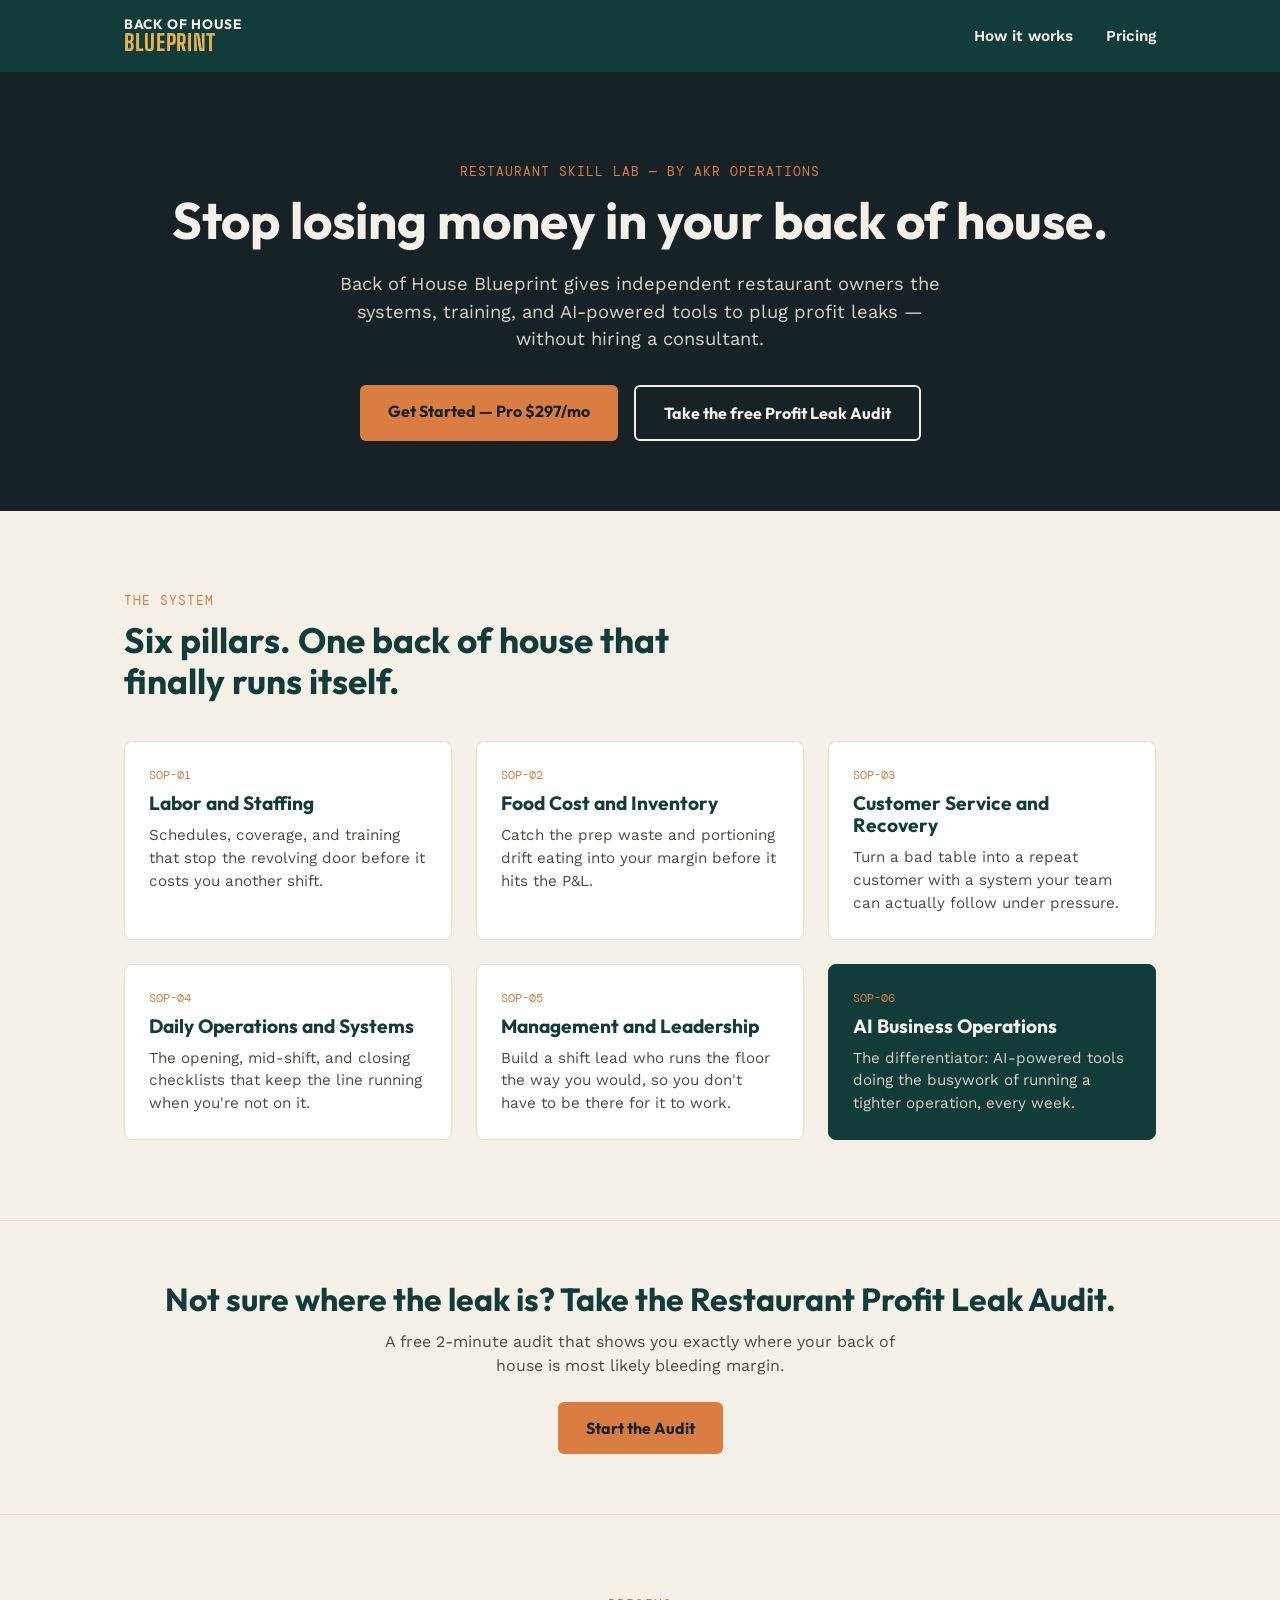
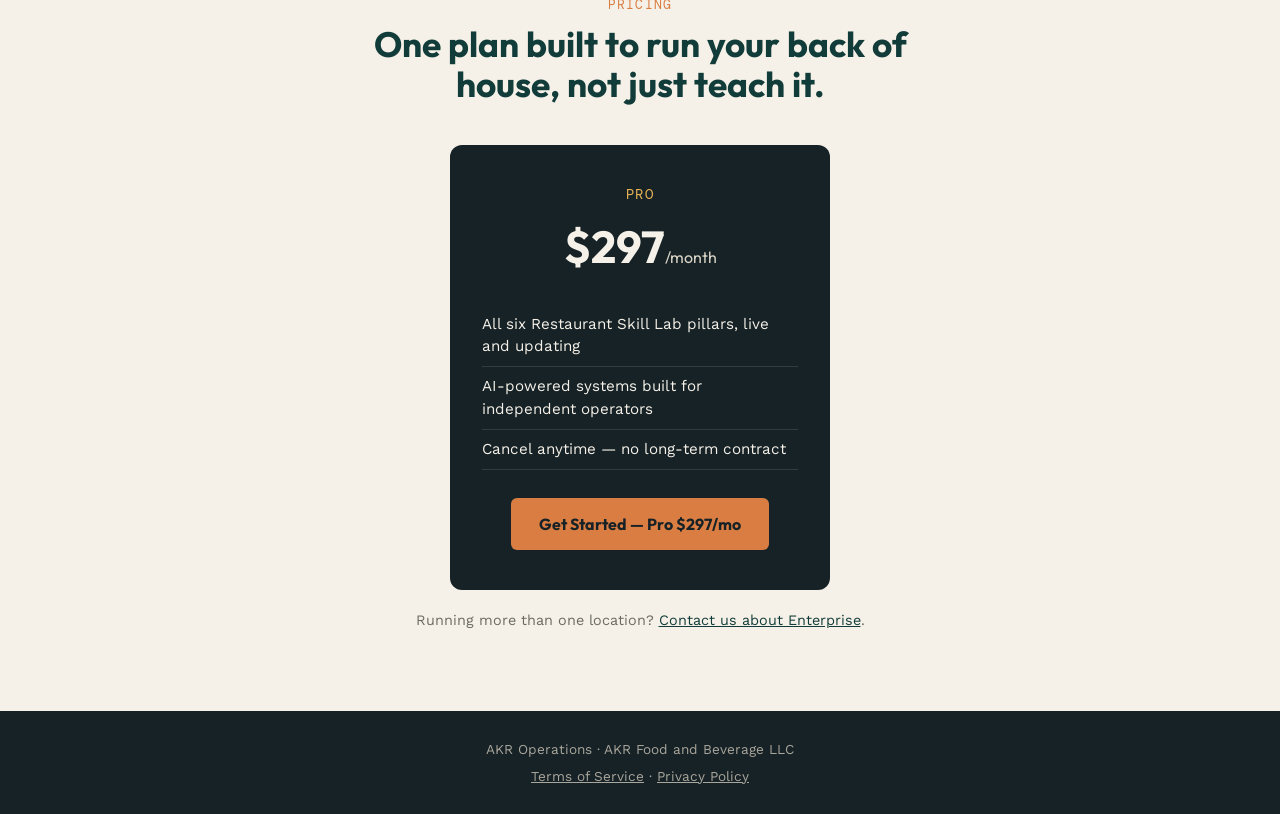
<file: index.html>
<!doctype html>
<html lang="en">
<head>
<meta charset="utf-8">
<meta name="viewport" content="width=device-width, initial-scale=1">
<title>Back of House Blueprint — Restaurant Skill Lab</title>
<meta name="description" content="Systems, training, and AI-powered tools that plug the profit leaks in your back of house — built for independent restaurant owners.">
<link rel="preconnect" href="https://fonts.googleapis.com">
<link rel="preconnect" href="https://fonts.gstatic.com" crossorigin>
<link href="https://fonts.googleapis.com/css2?family=Outfit:wght@400;600;700&family=Big+Shoulders:wght@700&family=Work+Sans:wght@400;600&family=DM+Mono:wght@400;500&display=swap" rel="stylesheet">
<link rel="stylesheet" href="styles.css">
</head>
<body>

<header class="site-header">
  <div class="wrap">
    <a class="logo" href="#top">
      <span class="logo-line1">BACK OF HOUSE</span>
      <span class="logo-line2">BLUEPRINT</span>
    </a>
    <nav>
      <a href="#pillars">How it works</a>
      <a href="#pricing">Pricing</a>
    </nav>
  </div>
</header>

<main id="top">

  <section class="hero">
    <div class="wrap">
      <p class="eyebrow">Restaurant Skill Lab — by AKR Operations</p>
      <h1>Stop losing money in your back of house.</h1>
      <p class="hero-sub">Back of House Blueprint gives independent restaurant owners the systems, training, and AI-powered tools to plug profit leaks — without hiring a consultant.</p>
      <div class="hero-ctas">
        <a class="btn btn-primary" href="#pricing">Get Started — Pro $297/mo</a>
        <a class="btn btn-secondary" href="quiz/index.html">Take the free Profit Leak Audit</a>
      </div>
    </div>
  </section>

  <section class="pillars" id="pillars">
    <div class="wrap">
      <p class="eyebrow">The system</p>
      <h2>Six pillars. One back of house that finally runs itself.</h2>
      <div class="pillar-grid">
        <div class="pillar-card">
          <span class="pillar-tag">SOP-01</span>
          <h3>Labor and Staffing</h3>
          <p>Schedules, coverage, and training that stop the revolving door before it costs you another shift.</p>
        </div>
        <div class="pillar-card">
          <span class="pillar-tag">SOP-02</span>
          <h3>Food Cost and Inventory</h3>
          <p>Catch the prep waste and portioning drift eating into your margin before it hits the P&amp;L.</p>
        </div>
        <div class="pillar-card">
          <span class="pillar-tag">SOP-03</span>
          <h3>Customer Service and Recovery</h3>
          <p>Turn a bad table into a repeat customer with a system your team can actually follow under pressure.</p>
        </div>
        <div class="pillar-card">
          <span class="pillar-tag">SOP-04</span>
          <h3>Daily Operations and Systems</h3>
          <p>The opening, mid-shift, and closing checklists that keep the line running when you're not on it.</p>
        </div>
        <div class="pillar-card">
          <span class="pillar-tag">SOP-05</span>
          <h3>Management and Leadership</h3>
          <p>Build a shift lead who runs the floor the way you would, so you don't have to be there for it to work.</p>
        </div>
        <div class="pillar-card pillar-card-accent">
          <span class="pillar-tag">SOP-06</span>
          <h3>AI Business Operations</h3>
          <p>The differentiator: AI-powered tools doing the busywork of running a tighter operation, every week.</p>
        </div>
      </div>
    </div>
  </section>

  <section class="quiz-teaser" id="quiz">
    <div class="wrap">
      <h2>Not sure where the leak is? Take the Restaurant Profit Leak Audit.</h2>
      <p>A free 2-minute audit that shows you exactly where your back of house is most likely bleeding margin.</p>
      <a class="btn btn-primary" href="quiz/index.html">Start the Audit</a>
    </div>
  </section>

  <section class="pricing" id="pricing">
    <div class="wrap">
      <p class="eyebrow">Pricing</p>
      <h2>One plan built to run your back of house, not just teach it.</h2>
      <div class="price-card">
        <p class="price-tag">Pro</p>
        <p class="price-amount">$297<span>/month</span></p>
        <ul class="price-features">
          <li>All six Restaurant Skill Lab pillars, live and updating</li>
          <li>AI-powered systems built for independent operators</li>
          <li>Cancel anytime — no long-term contract</li>
        </ul>
        <a class="btn btn-primary" href="#">Get Started — Pro $297/mo</a>
      </div>
      <p class="enterprise-note">Running more than one location? <a href="#">Contact us about Enterprise</a>.</p>
    </div>
  </section>

</main>

<footer class="site-footer">
  <div class="wrap">
    <p>AKR Operations · AKR Food and Beverage LLC</p>
    <p class="footer-links"><a href="#">Terms of Service</a> · <a href="#">Privacy Policy</a></p>
  </div>
</footer>

</body>
</html>
</file>
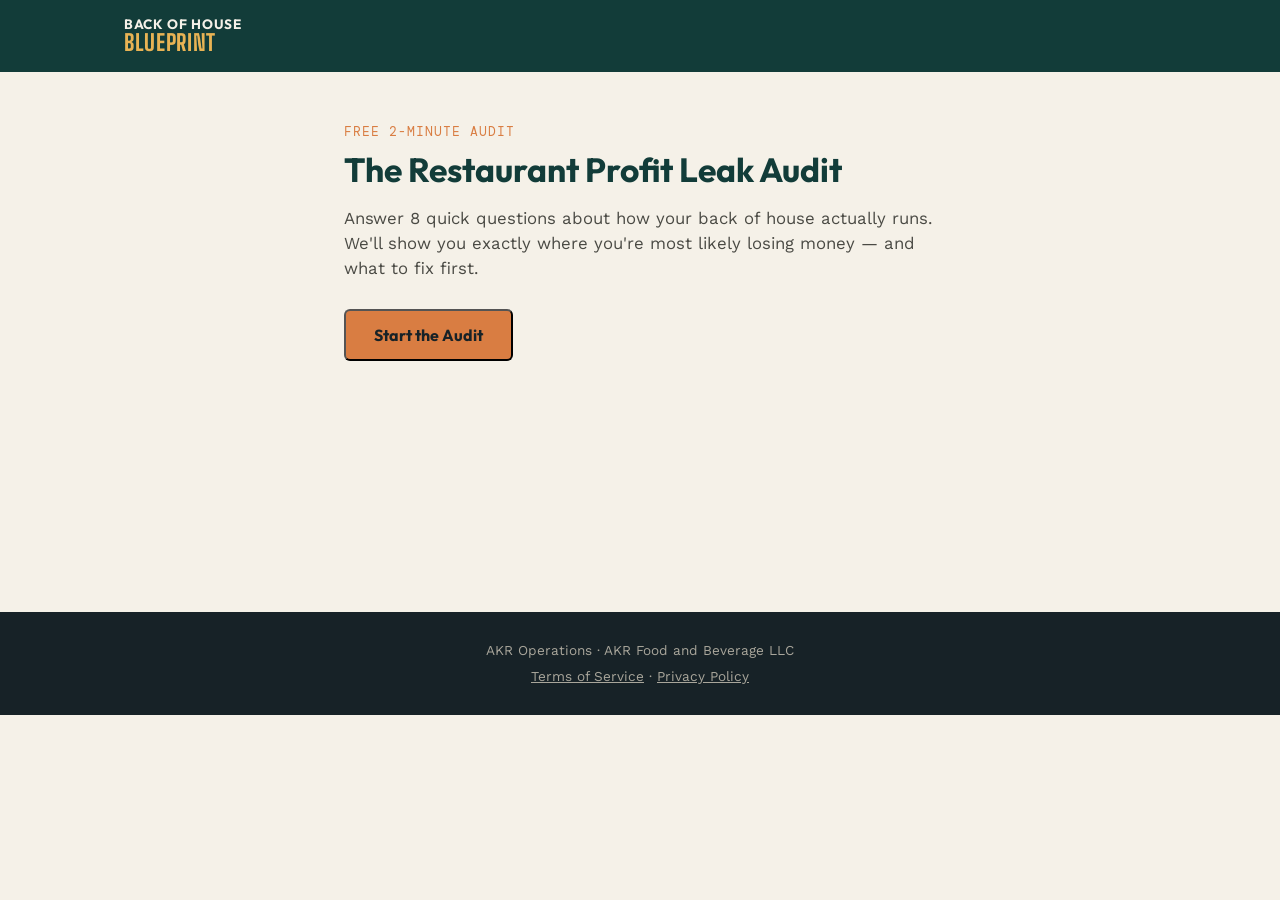
<file: quiz/index.html>
<!doctype html>
<html lang="en">
<head>
<meta charset="utf-8">
<meta name="viewport" content="width=device-width, initial-scale=1">
<title>Restaurant Profit Leak Audit — Back of House Blueprint</title>
<meta name="description" content="A free 2-minute audit that shows independent restaurant owners where they're most likely losing money in the back of house.">
<link rel="preconnect" href="https://fonts.googleapis.com">
<link rel="preconnect" href="https://fonts.gstatic.com" crossorigin>
<link href="https://fonts.googleapis.com/css2?family=Outfit:wght@400;600;700&family=Big+Shoulders:wght@700&family=Work+Sans:wght@400;600&family=DM+Mono:wght@400;500&display=swap" rel="stylesheet">
<link rel="stylesheet" href="../styles.css">
<link rel="stylesheet" href="quiz.css">
</head>
<body class="quiz-body">

<header class="site-header">
  <div class="wrap">
    <a class="logo" href="../index.html">
      <span class="logo-line1">BACK OF HOUSE</span>
      <span class="logo-line2">BLUEPRINT</span>
    </a>
  </div>
</header>

<main class="quiz-main">
  <div class="wrap quiz-wrap">

    <div class="progress-track" id="progress-track" hidden>
      <div class="progress-fill" id="progress-fill"></div>
    </div>

    <!-- Screen 1: Intro -->
    <section class="quiz-screen" id="screen-intro">
      <p class="eyebrow">Free 2-minute audit</p>
      <h1>The Restaurant Profit Leak Audit</h1>
      <p class="quiz-lede">Answer 8 quick questions about how your back of house actually runs. We'll show you exactly where you're most likely losing money — and what to fix first.</p>
      <button class="btn btn-primary" id="btn-start">Start the Audit</button>
    </section>

    <!-- Screen 2: Questions (built by quiz.js) -->
    <section class="quiz-screen" id="screen-question" hidden>
      <p class="eyebrow" id="question-count"></p>
      <h2 id="question-text"></h2>
      <div class="answer-list" id="answer-list"></div>
    </section>

    <!-- Screen 3: Email gate -->
    <section class="quiz-screen" id="screen-email" hidden>
      <p class="eyebrow">Almost done</p>
      <h2>Where should we send your results?</h2>
      <p class="quiz-lede">Enter your email to unlock your personalized Profit Leak Report.</p>
      <form id="email-form" class="email-form">
        <input type="email" id="email-input" placeholder="you@yourrestaurant.com" required>
        <button class="btn btn-primary" type="submit">Unlock My Results</button>
      </form>
      <p class="quiz-fineprint">
        <!-- TODO (Phase 1, Weeks 1-2): wire this form to Resend + the email nurture sequence once
             domain warm-up, DKIM/DMARC/SPF, and CAN-SPAM setup are done. Right now this form does
             not send the email anywhere — it only unlocks the on-screen result. -->
        No spam. Just your results and a few practical tips.
      </p>
    </section>

    <!-- Screen 4: Results -->
    <section class="quiz-screen" id="screen-results" hidden>
      <p class="eyebrow">Your results</p>
      <h2 id="results-headline"></h2>
      <p class="quiz-lede" id="results-summary"></p>

      <div class="leak-card" id="leak-card">
        <span class="pillar-tag" id="leak-tag"></span>
        <h3 id="leak-title"></h3>
        <p id="leak-body"></p>
      </div>

      <div class="hero-ctas results-ctas">
        <a class="btn btn-primary" href="../index.html#pricing">See how Pro fixes this — $297/mo</a>
        <a class="btn btn-secondary" href="#" id="btn-retake">Retake the audit</a>
      </div>
    </section>

  </div>
</main>

<footer class="site-footer">
  <div class="wrap">
    <p>AKR Operations · AKR Food and Beverage LLC</p>
    <p class="footer-links"><a href="../index.html#pricing">Terms of Service</a> · <a href="../index.html#pricing">Privacy Policy</a></p>
  </div>
</footer>

<script src="quiz.js"></script>
</body>
</html>
</file>
<file: styles.css>
:root {
  --teal: #123C39;
  --navy: #172227;
  --amber: #D97D42;
  --gold: #E8B354;
  --cream: #F5F1E8;
  --charcoal: #2A2A26;

  --font-head: 'Outfit', sans-serif;
  --font-display: 'Big Shoulders', sans-serif;
  --font-body: 'Work Sans', sans-serif;
  --font-mono: 'DM Mono', monospace;
}

* { box-sizing: border-box; margin: 0; padding: 0; }

body {
  font-family: var(--font-body);
  color: var(--charcoal);
  background: var(--cream);
  line-height: 1.5;
}

.wrap {
  max-width: 1080px;
  margin: 0 auto;
  padding: 0 24px;
}

h1, h2, h3 {
  font-family: var(--font-head);
  font-weight: 700;
  color: var(--teal);
  line-height: 1.15;
}

.eyebrow {
  font-family: var(--font-mono);
  font-size: 0.8rem;
  letter-spacing: 0.08em;
  text-transform: uppercase;
  color: var(--amber);
  margin-bottom: 10px;
}

/* Header */
.site-header {
  background: var(--teal);
  padding: 18px 0;
}
.site-header .wrap {
  display: flex;
  justify-content: space-between;
  align-items: center;
}
.logo {
  display: flex;
  flex-direction: column;
  text-decoration: none;
  line-height: 1;
}
.logo-line1 {
  font-family: var(--font-head);
  font-weight: 700;
  font-size: 0.85rem;
  color: var(--cream);
  letter-spacing: 0.05em;
}
.logo-line2 {
  font-family: var(--font-display);
  font-weight: 700;
  font-size: 1.4rem;
  color: var(--gold);
  letter-spacing: 0.03em;
}
.site-header nav a {
  color: var(--cream);
  text-decoration: none;
  font-weight: 600;
  margin-left: 28px;
  font-size: 0.95rem;
}
.site-header nav a:hover { color: var(--gold); }

/* Hero */
.hero {
  background: var(--navy);
  color: var(--cream);
  padding: 90px 0 70px;
  text-align: center;
}
.hero h1 {
  color: var(--cream);
  font-size: clamp(2rem, 5vw, 3.2rem);
  margin-bottom: 20px;
}
.hero-sub {
  max-width: 640px;
  margin: 0 auto 32px;
  font-size: 1.15rem;
  color: #D9D4C6;
}
.hero-ctas {
  display: flex;
  gap: 16px;
  justify-content: center;
  flex-wrap: wrap;
}

/* Buttons */
.btn {
  display: inline-block;
  padding: 14px 28px;
  border-radius: 6px;
  font-weight: 700;
  text-decoration: none;
  font-family: var(--font-head);
  font-size: 1rem;
}
.btn-primary {
  background: var(--amber);
  color: var(--navy);
}
.btn-primary:hover { background: var(--gold); }
.btn-secondary {
  background: transparent;
  color: var(--cream);
  border: 2px solid var(--cream);
}
.btn-secondary:hover { border-color: var(--gold); color: var(--gold); }

/* Pillars */
.pillars { padding: 80px 0; }
.pillars h2 { font-size: clamp(1.6rem, 3vw, 2.2rem); margin-bottom: 40px; max-width: 640px; }
.pillar-grid {
  display: grid;
  grid-template-columns: repeat(auto-fit, minmax(260px, 1fr));
  gap: 24px;
}
.pillar-card {
  background: #fff;
  border: 1px solid #E4DFD1;
  border-radius: 8px;
  padding: 24px;
}
.pillar-card-accent {
  background: var(--teal);
  border-color: var(--teal);
}
.pillar-card-accent h3, .pillar-card-accent p { color: var(--cream); }
.pillar-tag {
  font-family: var(--font-mono);
  font-size: 0.75rem;
  color: var(--amber);
  display: block;
  margin-bottom: 8px;
}
.pillar-card h3 { font-size: 1.2rem; margin-bottom: 10px; }
.pillar-card p { color: #4A4A44; font-size: 0.95rem; }
.pillar-card-accent p { color: #D9D4C6; }

/* Quiz teaser */
.quiz-teaser {
  background: var(--cream);
  border-top: 1px solid #E4DFD1;
  border-bottom: 1px solid #E4DFD1;
  padding: 60px 0;
  text-align: center;
}
.quiz-teaser h2 { font-size: clamp(1.4rem, 3vw, 2rem); margin-bottom: 12px; }
.quiz-teaser p { max-width: 520px; margin: 0 auto 24px; color: #4A4A44; }

/* Pricing */
.pricing { padding: 80px 0; text-align: center; }
.pricing h2 { max-width: 600px; margin: 0 auto 40px; font-size: clamp(1.6rem, 3vw, 2.2rem); }
.price-card {
  background: var(--navy);
  color: var(--cream);
  border-radius: 12px;
  max-width: 380px;
  margin: 0 auto;
  padding: 40px 32px;
}
.price-tag {
  font-family: var(--font-mono);
  color: var(--gold);
  text-transform: uppercase;
  letter-spacing: 0.08em;
  font-size: 0.85rem;
  margin-bottom: 8px;
}
.price-amount {
  font-family: var(--font-head);
  font-size: 2.8rem;
  font-weight: 700;
  color: var(--cream);
  margin-bottom: 24px;
}
.price-amount span {
  font-size: 1rem;
  font-weight: 400;
  color: #D9D4C6;
}
.price-features {
  list-style: none;
  text-align: left;
  margin-bottom: 28px;
}
.price-features li {
  padding: 8px 0;
  border-bottom: 1px solid rgba(245,241,232,0.12);
  font-size: 0.95rem;
}
.enterprise-note {
  margin-top: 20px;
  font-size: 0.9rem;
  color: #6B6B62;
}
.enterprise-note a { color: var(--teal); }

/* Footer */
.site-footer {
  background: var(--navy);
  color: #A9A69B;
  padding: 28px 0;
  text-align: center;
  font-size: 0.85rem;
}
.footer-links { margin-top: 6px; }
.footer-links a { color: #A9A69B; }
</file>
<file: quiz/quiz.css>
.quiz-main {
  min-height: 60vh;
  padding: 50px 0 80px;
}

.quiz-wrap {
  max-width: 640px;
}

.progress-track {
  height: 6px;
  background: #E4DFD1;
  border-radius: 4px;
  margin-bottom: 40px;
  overflow: hidden;
}
.progress-fill {
  height: 100%;
  width: 0%;
  background: var(--amber);
  transition: width 0.25s ease;
}

.quiz-screen h1, .quiz-screen h2 {
  font-size: clamp(1.5rem, 4vw, 2.1rem);
  margin-bottom: 16px;
}

.quiz-lede {
  color: #4A4A44;
  font-size: 1.05rem;
  margin-bottom: 28px;
}

.answer-list {
  display: flex;
  flex-direction: column;
  gap: 12px;
}

.answer-option {
  text-align: left;
  background: #fff;
  border: 1px solid #E4DFD1;
  border-radius: 8px;
  padding: 16px 20px;
  font-family: var(--font-body);
  font-size: 1rem;
  color: var(--charcoal);
  cursor: pointer;
  transition: border-color 0.15s ease, background 0.15s ease;
}
.answer-option:hover {
  border-color: var(--amber);
  background: #FBF8F1;
}

.email-form {
  display: flex;
  gap: 12px;
  flex-wrap: wrap;
  margin-bottom: 12px;
}
.email-form input {
  flex: 1 1 260px;
  padding: 14px 16px;
  border: 1px solid #C9C3B0;
  border-radius: 6px;
  font-family: var(--font-body);
  font-size: 1rem;
  background: #fff;
  color: var(--charcoal);
}
.email-form input:focus {
  outline: 2px solid var(--amber);
  outline-offset: 1px;
}

.quiz-fineprint {
  font-size: 0.85rem;
  color: #7A7A70;
}

.leak-card {
  background: var(--teal);
  color: var(--cream);
  border-radius: 10px;
  padding: 28px 26px;
  margin: 24px 0 32px;
}
.leak-card .pillar-tag {
  color: var(--gold);
}
.leak-card h3 {
  color: var(--cream);
  font-size: 1.3rem;
  margin: 8px 0 10px;
}
.leak-card p {
  color: #D9D4C6;
  font-size: 0.98rem;
}

.results-ctas {
  justify-content: flex-start;
}
.quiz-body .btn-secondary {
  border-color: var(--teal);
  color: var(--teal);
}
.quiz-body .btn-secondary:hover {
  border-color: var(--amber);
  color: var(--amber);
}
</file>
